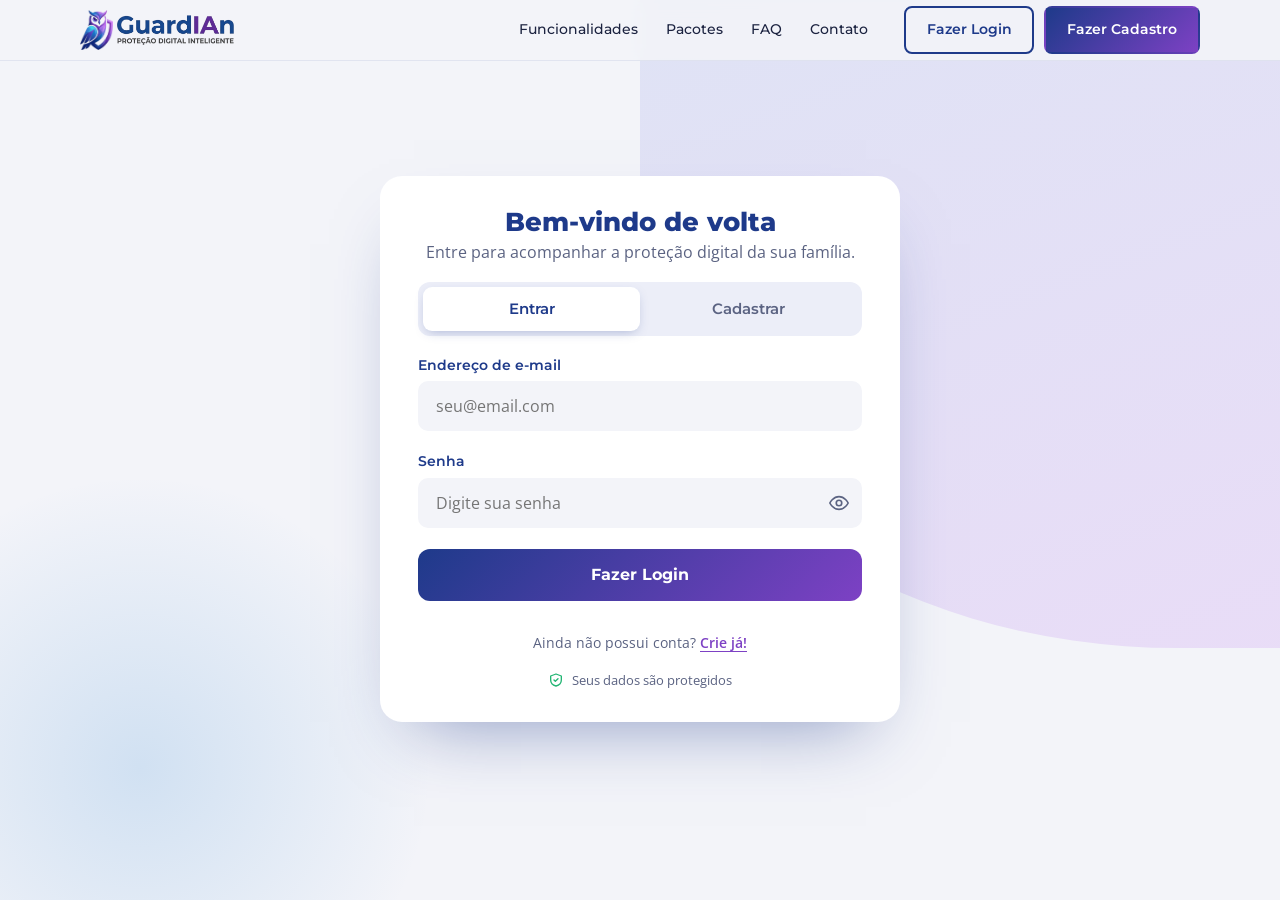
<file: landing/auth.html>
<!DOCTYPE html>
<html lang="pt-BR">
<head>
  <meta charset="UTF-8">
  <meta name="viewport" content="width=device-width, initial-scale=1">
  <title>Entrar ou cadastrar | GuardIAn</title>
  <link rel="icon" type="image/png" href="img/favicon.png">
  <link rel="preconnect" href="https://fonts.googleapis.com">
  <link rel="preconnect" href="https://fonts.gstatic.com" crossorigin>
  <link href="https://fonts.googleapis.com/css2?family=Montserrat:wght@500;600;700;800&family=Open+Sans:wght@400;600&display=swap" rel="stylesheet">
  <link rel="stylesheet" href="style.css">
  <link rel="stylesheet" href="telas.css">
  <link rel="stylesheet" href="responsive.css?v=8">
</head>
<body>
<div class="page">
  <header class="header">
    <a class="brand" href="index.html" aria-label="GuardIAn, ir para a página inicial"><img src="img/logo-icon.png" alt="" class="brand-icon"><img src="img/logo-texto.png" alt="GuardIAn - Proteção digital inteligente" class="brand-text"></a>
    <button class="menu-toggle" aria-label="Abrir menu" aria-expanded="false" aria-controls="menu"><span></span><span></span><span></span></button>
    <nav class="nav" id="menu">
      <a href="index.html#funcionalidades">Funcionalidades</a>
      <a href="index.html#pacotes">Pacotes</a>
      <a href="index.html#faq">FAQ</a>
      <a href="index.html#contato">Contato</a>
      <div class="nav-actions">
        <a href="auth.html" class="btn btn-outline" data-aba-link="entrar">Fazer Login</a>
        <a href="auth.html?aba=cadastro" class="btn btn-solid" data-aba-link="cadastro">Fazer Cadastro</a>
      </div>
    </nav>
  </header>

  <main class="stage">
    <div>
      <section class="card" id="auth" data-aba="entrar">
        <div class="card-head">
          <h1 id="titulo">Bem-vindo de volta</h1>
          <p id="subtitulo">Entre para acompanhar a proteção digital da sua família.</p>
        </div>
        <div class="seg" id="seg" role="tablist" aria-label="Entrar ou cadastrar" data-aba="entrar">
          <span class="seg-ind" aria-hidden="true"></span>
          <button type="button" role="tab" aria-selected="true" data-aba-btn="entrar">Entrar</button>
          <button type="button" role="tab" aria-selected="false" data-aba-btn="cadastro">Cadastrar</button>
        </div>
        <form class="form" id="form" novalidate>
          <div class="field"><label for="email">Endereço de e-mail</label><div class="input"><input id="email" name="email" type="email" autocomplete="email" placeholder="seu@email.com" required></div><span class="error" data-err="email" role="alert"></span></div>
          <div class="field"><label for="senha">Senha</label><div class="input has-btn"><input id="senha" name="senha" type="password" autocomplete="current-password" placeholder="Digite sua senha" required><button type="button" class="eye" data-eye="senha" aria-label="Mostrar senha"><svg class="show" viewBox="0 0 24 24" aria-hidden="true"><path d="M2 12s3.5-7 10-7 10 7 10 7-3.5 7-10 7S2 12 2 12z"/><circle cx="12" cy="12" r="3"/></svg><svg class="off" viewBox="0 0 24 24" aria-hidden="true"><path d="M3 3l18 18M10.6 5.1A10 10 0 0 1 12 5c6.5 0 10 7 10 7a17 17 0 0 1-3.2 4M6.5 6.6A17 17 0 0 0 2 12s3.5 7 10 7a9.7 9.7 0 0 0 4-.9M9.9 9.9a3 3 0 0 0 4.2 4.2"/></svg></button></div><span class="error" data-err="senha" role="alert"></span></div>
          <div class="only-cad" style="flex-direction:column;gap:6px"><div class="meter" id="meter" data-n="0" aria-hidden="true"><span></span><span></span><span></span><span></span></div><span class="hint" id="meterTxt">Use 8 ou mais caracteres, com letras e números.</span></div>
          <div class="only-cad" style="flex-direction:column"><div class="field"><label for="senha2">Confirmar senha</label><div class="input has-btn"><input id="senha2" name="senha2" type="password" autocomplete="new-password" placeholder="Digite sua senha" required><button type="button" class="eye" data-eye="senha2" aria-label="Mostrar senha"><svg class="show" viewBox="0 0 24 24" aria-hidden="true"><path d="M2 12s3.5-7 10-7 10 7 10 7-3.5 7-10 7S2 12 2 12z"/><circle cx="12" cy="12" r="3"/></svg><svg class="off" viewBox="0 0 24 24" aria-hidden="true"><path d="M3 3l18 18M10.6 5.1A10 10 0 0 1 12 5c6.5 0 10 7 10 7a17 17 0 0 1-3.2 4M6.5 6.6A17 17 0 0 0 2 12s3.5 7 10 7a9.7 9.7 0 0 0 4-.9M9.9 9.9a3 3 0 0 0 4.2 4.2"/></svg></button></div><span class="error" data-err="senha2" role="alert"></span></div></div>
          <button type="submit" class="submit" id="submit">Fazer Login</button>
          <p class="error" id="geral" role="alert" style="text-align:center"></p>
          <p class="swap only-ent">Ainda não possui conta? <button type="button" data-aba-btn="cadastro">Crie já!</button></p>
          <p class="swap only-cad">Já possui conta? <button type="button" data-aba-btn="entrar">Entre</button></p>
        </form>
        <p class="secure"><svg viewBox="0 0 24 24" aria-hidden="true"><path d="M12 3 4 6v6c0 5 3.4 8 8 9 4.6-1 8-4 8-9V6z"/><path d="m9 12 2 2 4-4"/></svg>Seus dados são protegidos</p>
      </section>
      <p class="legal">Ao usar o GuardIAn, você concorda com nossos <a href="#">Termos de Uso</a> e <a href="#">Política de Privacidade</a>.</p>
    </div>
  </main>
</div>
<script src="auth.js"></script>
</body>
</html>
</file>
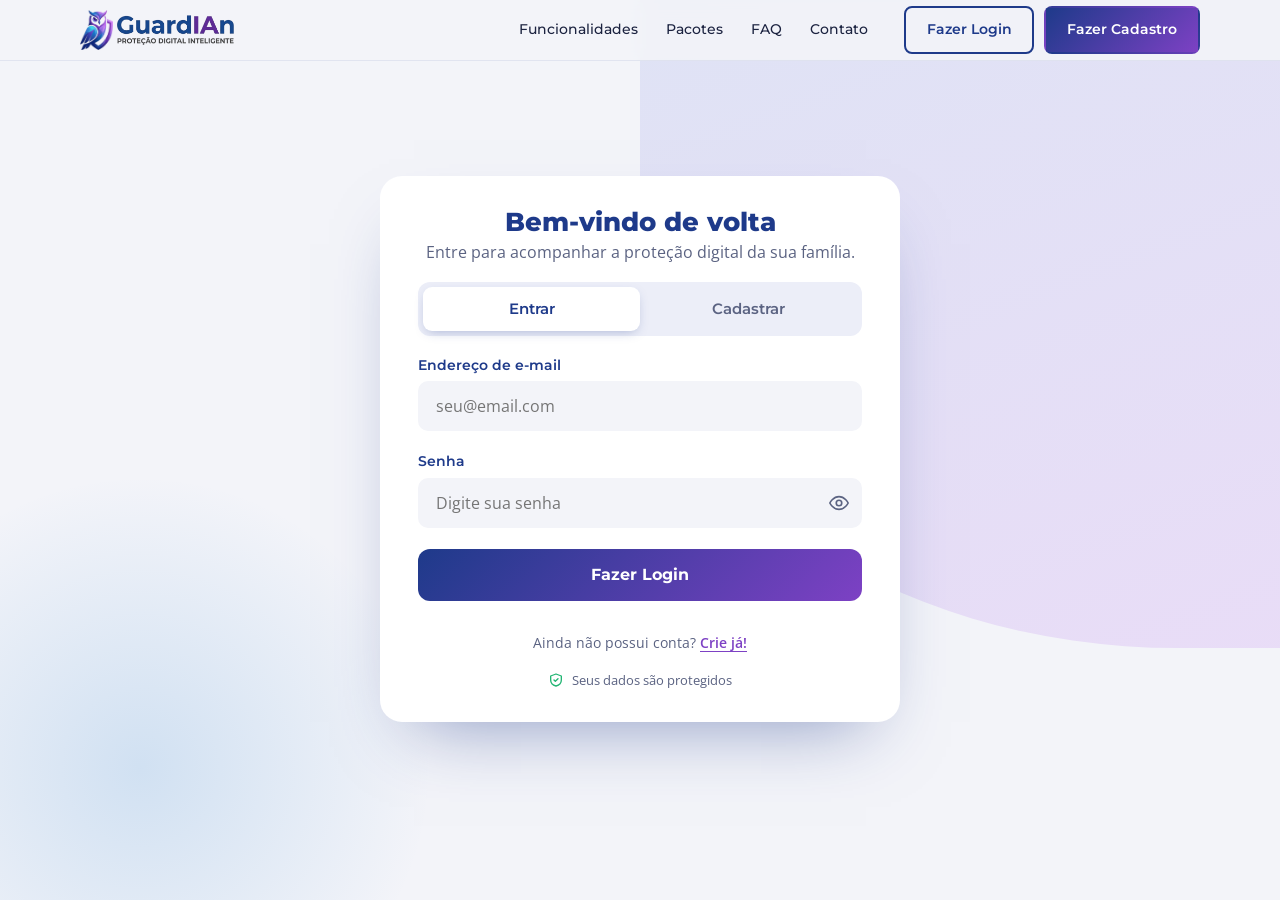
<file: landing/instalar.html>
<!doctype html>
<html lang="pt-br">
<head>
<meta charset="UTF-8">
<meta name="viewport" content="width=device-width, initial-scale=1.0">
<title>GuardIAn - Instalar extensão</title>
<script>
  // A instalação agora é guiada pelo passo a passo da conta (onboarding.html).
  location.replace(localStorage.getItem('guardian_token') ? 'onboarding.html' : 'auth.html');
</script>
</head>
<body><p>Redirecionando… <a href="onboarding.html">Continuar</a></p></body>
</html>
</file>
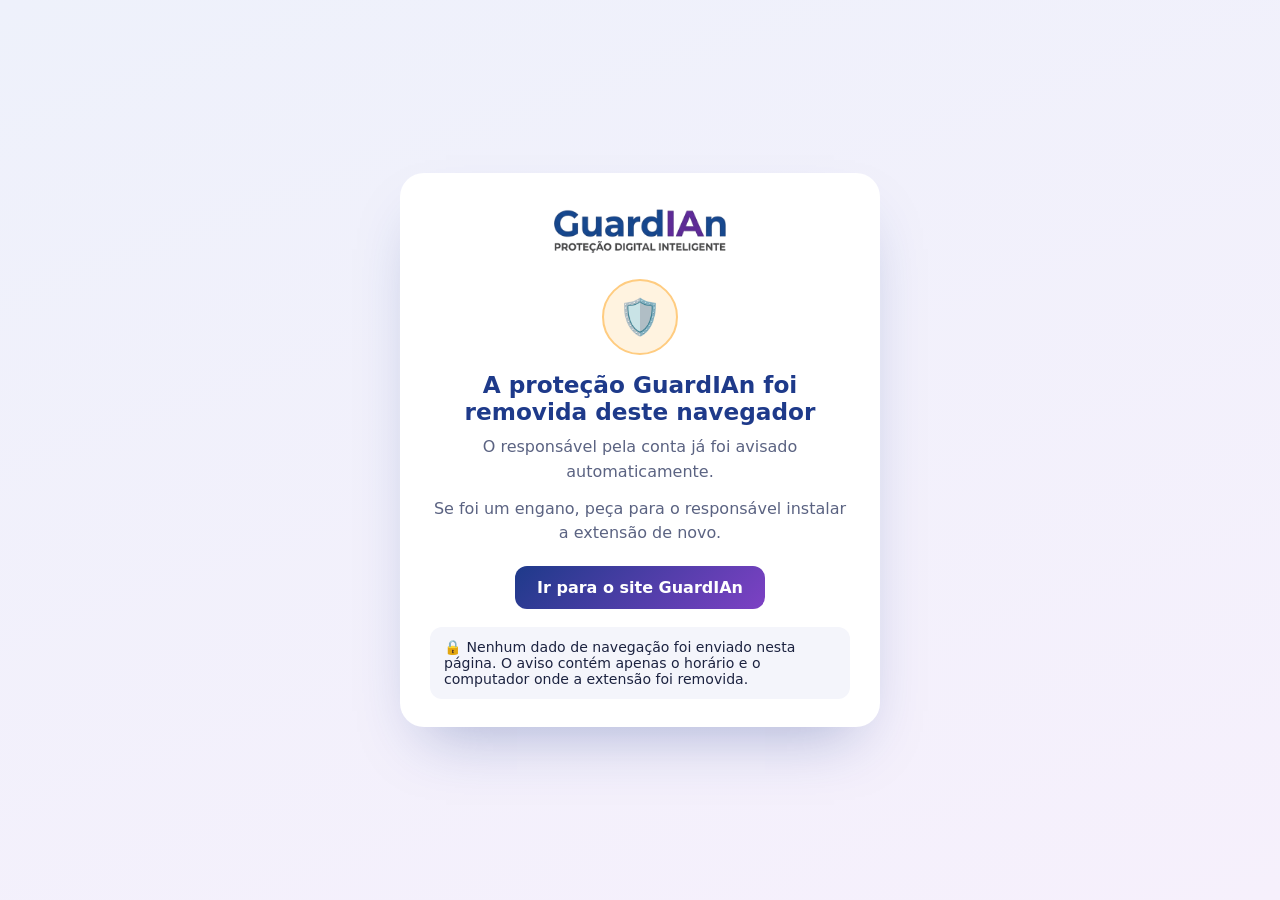
<file: landing/removido.html>
<!doctype html>
<html lang="pt-br">
<head>
<meta charset="UTF-8">
<meta name="viewport" content="width=device-width, initial-scale=1.0">
<title>GuardIAn - Proteção removida</title>
<link rel="icon" href="img/favicon.png">
<style>
  :root { --navy: #1e3a8a; --purple: #7d41c4; --text: #1c2340; --muted: #5b6382; }
  * { box-sizing: border-box; }
  body { margin: 0; min-height: 100vh; display: grid; place-items: center; padding: 24px; font-family: "Segoe UI", system-ui, sans-serif; color: var(--text); background: linear-gradient(160deg, #eef1fb 0%, #f6f0fc 100%); }
  .card { width: min(480px, 100%); background: #fff; border-radius: 24px; padding: 36px 30px 28px; text-align: center; box-shadow: 0 30px 60px -25px rgba(30,58,138,.35); }
  .logo { height: 44px; margin-bottom: 22px; }
  .ico { width: 76px; height: 76px; margin: 0 auto 16px; border-radius: 50%; display: grid; place-items: center; font-size: 2.2rem; background: #fff3e0; border: 2px solid #ffcc80; }
  h1 { margin: 0 0 10px; font-size: 1.45rem; color: var(--navy); }
  p { margin: 0 0 12px; line-height: 1.55; color: var(--muted); }
  .note { margin-top: 18px; padding: 12px 14px; border-radius: 12px; background: #f4f5fb; font-size: .88rem; text-align: left; }
  a.btn { display: inline-block; margin-top: 8px; padding: 12px 22px; border-radius: 12px; background: linear-gradient(135deg, var(--navy), var(--purple)); color: #fff; font-weight: 700; text-decoration: none; }
</style>
</head>
<body>
  <main class="card">
    <img class="logo" src="img/logo-texto.png" alt="GuardIAn">
    <div class="ico" aria-hidden="true">🛡️</div>
    <h1>A proteção GuardIAn foi removida deste navegador</h1>
    <p>O responsável pela conta já foi avisado automaticamente.</p>
    <p>Se foi um engano, peça para o responsável instalar a extensão de novo.</p>
    <a class="btn" href="/">Ir para o site GuardIAn</a>
    <div class="note">🔒 Nenhum dado de navegação foi enviado nesta página. O aviso contém apenas o horário e o computador onde a extensão foi removida.</div>
  </main>
</body>
</html>
</file>
<file: landing/style.css>
:root{
  --roxo:#7D41C4; --azul:#1D7CCE; --marinho:#1E3A8A;
  --bg:#F3F4F9; --surface:#fff; --soft:#E6E8F4;
  --texto:#1c2340; --muted:#5b6382;
  --grad:linear-gradient(135deg,var(--marinho),var(--roxo));
  --titulo:'Montserrat',system-ui,sans-serif;
  --corpo:'Open Sans',system-ui,sans-serif;
  --raio:14px;
}
*{box-sizing:border-box;margin:0;padding:0}
html{scroll-behavior:smooth;scroll-padding-top:84px}
body{font-family:var(--corpo);color:var(--texto);background:var(--bg);line-height:1.65;overflow-x:hidden}
img{max-width:100%;display:block}
a{color:inherit;text-decoration:none}
h1,h2,h3{font-family:var(--titulo);line-height:1.15;color:var(--marinho)}
:focus-visible{outline:3px solid var(--azul);outline-offset:3px;border-radius:6px}
.container{width:min(1120px,100% - 48px);margin-inline:auto}
.sr-only{position:absolute;width:1px;height:1px;overflow:hidden;clip:rect(0 0 0 0)}
.grad{background:linear-gradient(90deg,var(--azul),var(--roxo));-webkit-background-clip:text;background-clip:text;color:transparent}

/* Botões */
.btn{display:inline-block;font-family:var(--titulo);font-weight:600;font-size:.88rem;padding:.65rem 1.3rem;border-radius:8px;border:2px solid var(--marinho);transition:transform .2s,background .2s,color .2s,box-shadow .2s;cursor:pointer}
.btn-solid{background:var(--grad);border-color:transparent;color:#fff}
.btn-solid:hover{transform:translateY(-2px);box-shadow:0 10px 22px -8px rgba(125,65,196,.6)}
.btn-outline{background:transparent;color:var(--marinho)}
.btn-outline:hover{background:var(--marinho);color:#fff}
.btn-lg{padding:.9rem 1.9rem;font-size:1rem}
.btn-block{width:100%;border:0;font-size:1rem}

/* Header */
.header{position:fixed;inset:0 0 auto 0;z-index:50;display:flex;align-items:center;justify-content:space-between;gap:24px;padding:10px max(24px,calc((100% - 1120px)/2));background:rgba(243,244,249,.88);backdrop-filter:blur(10px);border-bottom:1px solid rgba(30,58,138,.08)}
.brand{display:flex;align-items:center;gap:4px}
.brand-icon{height:46px;width:auto}
.brand-text{height:34px;width:auto}
.nav{display:flex;align-items:center;gap:28px;font-family:var(--titulo);font-weight:500;font-size:.88rem}
.nav>a{position:relative;padding:4px 0}
.nav>a::after{content:"";position:absolute;left:0;bottom:-2px;height:2px;width:100%;background:var(--roxo);transform:scaleX(0);transform-origin:left;transition:transform .25s}
.nav>a:hover::after{transform:scaleX(1)}
.nav-actions{display:flex;gap:10px;margin-left:8px}
.menu-toggle{display:none;background:none;border:0;width:44px;height:44px;cursor:pointer;flex-direction:column;justify-content:center;gap:5px;align-items:center}
.menu-toggle span{width:24px;height:2px;background:var(--marinho);transition:transform .25s,opacity .25s}
.menu-toggle[aria-expanded="true"] span:nth-child(1){transform:translateY(7px) rotate(45deg)}
.menu-toggle[aria-expanded="true"] span:nth-child(2){opacity:0}
.menu-toggle[aria-expanded="true"] span:nth-child(3){transform:translateY(-7px) rotate(-45deg)}

/* Blobs */
.blob{position:absolute;background:var(--soft);z-index:0}
.blob-hero{top:0;right:-8%;width:62%;height:100%;border-radius:0 0 0 70% / 0 0 0 60%;background:linear-gradient(160deg,#dfe3f5,#e9dcf7)}
.blob-a{top:-8%;left:-4%;height:116%;width:68%;border-radius:0;background:linear-gradient(160deg,#dbe6f8,#e6dcf6);-webkit-mask:url("data:image/svg+xml,%3Csvg xmlns='http://www.w3.org/2000/svg' viewBox='0 0 300 360'%3E%3Cpath d='M70 40C110-5 160 40 205 30S290 40 295 110 270 250 215 300 80 345 35 290 10 150 40 110C55 90 55 60 70 40Z'/%3E%3C/svg%3E") center/contain no-repeat;mask:url("data:image/svg+xml,%3Csvg xmlns='http://www.w3.org/2000/svg' viewBox='0 0 300 360'%3E%3Cpath d='M70 40C110-5 160 40 205 30S290 40 295 110 270 250 215 300 80 345 35 290 10 150 40 110C55 90 55 60 70 40Z'/%3E%3C/svg%3E") center/contain no-repeat}
.blob-b{top:-8%;right:-4%;left:auto;height:116%;width:68%;border-radius:0;background:linear-gradient(200deg,#dbe6f8,#e6dcf6);transform:scaleX(-1);-webkit-mask:url("data:image/svg+xml,%3Csvg xmlns='http://www.w3.org/2000/svg' viewBox='0 0 300 360'%3E%3Cpath d='M70 40C110-5 160 40 205 30S290 40 295 110 270 250 215 300 80 345 35 290 10 150 40 110C55 90 55 60 70 40Z'/%3E%3C/svg%3E") center/contain no-repeat;mask:url("data:image/svg+xml,%3Csvg xmlns='http://www.w3.org/2000/svg' viewBox='0 0 300 360'%3E%3Cpath d='M70 40C110-5 160 40 205 30S290 40 295 110 270 250 215 300 80 345 35 290 10 150 40 110C55 90 55 60 70 40Z'/%3E%3C/svg%3E") center/contain no-repeat}

/* Hero */
.hero{position:relative;padding:150px 0 110px;overflow:hidden}
.hero-grid{position:relative;z-index:1;display:grid;grid-template-columns:1.1fr .9fr;align-items:center;gap:48px}
.hero h1{font-size:clamp(2rem,4.2vw,3.2rem);font-weight:800;margin-bottom:20px;letter-spacing:-.02em}
.hero p{font-size:1.1rem;color:var(--muted);max-width:46ch;margin-bottom:30px}
.hero-visual{display:flex;justify-content:center}
.shield-card{position:relative;width:min(380px,100%);aspect-ratio:1;background:var(--surface);border-radius:32px;display:grid;place-items:center;box-shadow:0 30px 60px -25px rgba(30,58,138,.45)}
.shield-card>img{width:86%;animation:flutuar 6s ease-in-out infinite}
.chip{position:absolute;display:flex;align-items:center;gap:8px;background:var(--surface);font-family:var(--titulo);font-size:.78rem;font-weight:600;padding:9px 14px;border-radius:999px;box-shadow:0 12px 26px -12px rgba(30,58,138,.5)}
.chip-1{left:-28px;top:14%}.chip-2{right:-22px;bottom:16%}
.dot{width:9px;height:9px;border-radius:50%;display:inline-block}
.dot.ok{background:#22b573}.dot.warn{background:#f0a21a}.dot.not{background:#c10000}
@keyframes flutuar{50%{transform:translateY(-10px)}}

/* Frase com animação de scroll */
.statement{height:160vh;position:relative}
.statement-sticky{position:sticky;top:0;height:100vh;display:flex;flex-direction:column;align-items:center;justify-content:center;gap:40px;padding:0 24px}
.statement-text{max-width:18ch;text-align:center;font-weight:800;font-size:clamp(2.2rem,6.5vw,5rem);letter-spacing:-.03em;line-height:1.1}
.statement-text .w{display:inline-block;margin-right:.26em;color:rgba(30,58,138,.16);transition:color .25s,transform .25s;transform:translateY(8px)}
.statement-text .w.on{color:var(--marinho);transform:none}
.statement-text .w.on.hl{background:linear-gradient(90deg,var(--azul),var(--roxo));-webkit-background-clip:text;background-clip:text;color:transparent}
.statement-bar{width:min(220px,50%);height:4px;background:rgba(30,58,138,.12);border-radius:4px;overflow:hidden}
.statement-bar span{display:block;height:100%;width:0;background:var(--grad)}

/* Funcionalidades */
.feature{padding:90px 0}
.feature-grid{display:grid;grid-template-columns:1fr 1fr;align-items:center;gap:64px}
.feature-reverse .feature-text{text-align:right}
.feature-reverse .feature-text p{margin-left:auto}
.feature-text h2{font-size:clamp(1.5rem,2.6vw,2.1rem);font-weight:700;margin-bottom:16px}
.feature-text p{color:var(--muted);max-width:46ch;font-size:1.05rem}
.feature-visual{position:relative;min-height:400px;display:grid;place-items:center}
.mock{position:relative;z-index:1;background:var(--surface);border-radius:var(--raio);box-shadow:0 26px 50px -24px rgba(30,58,138,.5);padding:22px;width:min(320px,100%)}
.mock-head{display:flex;align-items:center;gap:8px;font-family:var(--titulo);font-weight:700;font-size:.9rem;color:var(--marinho);margin-bottom:16px}
.mock-line{height:10px;border-radius:6px;background:var(--soft);margin-bottom:10px}
.w80{width:80%}.w60{width:60%}
.mock-tag{display:inline-block;margin-top:10px;font-family:var(--titulo);font-weight:600;font-size:.78rem;padding:7px 12px;border-radius:8px;background:rgba(125,65,196,.12);color:var(--roxo)}
.bars{display:flex;align-items:flex-end;gap:8px;height:110px;margin-bottom:16px}
.bars span{flex:1;height:var(--h);border-radius:6px 6px 0 0;background:linear-gradient(180deg,var(--roxo),var(--azul))}
.mock-row{display:flex;justify-content:space-between;font-size:.9rem;padding:8px 0;border-top:1px solid var(--soft);color:var(--muted)}
.mock-row strong{font-family:var(--titulo);color:var(--marinho)}

/* Números */
.stats{position:relative;margin:30px 0;padding:190px 0;background:linear-gradient(135deg,var(--marinho),#4a3ba8 60%,var(--roxo));color:#fff;
  -webkit-mask:url("data:image/svg+xml,%3Csvg xmlns='http://www.w3.org/2000/svg' viewBox='0 0 1440 600' preserveAspectRatio='none'%3E%3Cpath d='M0 40C150 95 330 95 560 70S1000 10 1200 35 1380 80 1440 100V545C1280 480 1100 520 860 540S400 585 220 540 60 500 0 470Z'/%3E%3C/svg%3E") center/100% 100% no-repeat;
  mask:url("data:image/svg+xml,%3Csvg xmlns='http://www.w3.org/2000/svg' viewBox='0 0 1440 600' preserveAspectRatio='none'%3E%3Cpath d='M0 40C150 95 330 95 560 70S1000 10 1200 35 1380 80 1440 100V545C1280 480 1100 520 860 540S400 585 220 540 60 500 0 470Z'/%3E%3C/svg%3E") center/100% 100% no-repeat}
.stats-grid{display:grid;grid-template-columns:repeat(3,1fr);gap:24px;text-align:center}
.stat{display:flex;flex-direction:column;align-items:center;gap:6px}
.stat svg{width:48px;height:48px;fill:none;stroke:#fff;stroke-width:2;stroke-linecap:round;stroke-linejoin:round;opacity:.85;margin-bottom:8px}
.stat strong{font-family:var(--titulo);font-weight:800;font-size:clamp(2rem,4vw,2.8rem)}
.stat span:last-child{opacity:.85}

/* FAQ */
.faq{padding:90px 0}
.section-title{font-size:1.7rem;margin-bottom:36px}
.faq-grid{display:grid;grid-template-columns:.8fr 1.2fr;gap:56px;align-items:stretch}
.faq-visual{display:flex;align-items:stretch;justify-content:flex-end}
.accordion{display:flex;flex-direction:column;gap:12px}
.acc-item{background:var(--surface);border-radius:10px;box-shadow:0 4px 14px -8px rgba(30,58,138,.35);overflow:hidden}
.acc-btn{width:100%;display:flex;justify-content:space-between;align-items:center;gap:16px;padding:18px 22px;background:none;border:0;cursor:pointer;text-align:left;font-family:var(--titulo);font-weight:600;font-size:.98rem;color:var(--texto)}
.acc-btn svg{flex:none;width:22px;height:22px;fill:none;stroke:var(--roxo);stroke-width:2.2;stroke-linecap:round;stroke-linejoin:round;transition:transform .3s}
.acc-btn[aria-expanded="true"] svg{transform:rotate(180deg)}
.acc-panel{display:grid;grid-template-rows:0fr;transition:grid-template-rows .3s ease}
.acc-btn[aria-expanded="true"]+.acc-panel{grid-template-rows:1fr}
.acc-panel p{overflow:hidden;padding:0 22px;color:var(--muted)}
.acc-btn[aria-expanded="true"]+.acc-panel p{padding-bottom:18px}


/* Mockup da tela inicial */
.hero-visual{position:relative;padding:30px 0 10px}
.device{width:100%;background:#fff;border-radius:16px;box-shadow:0 34px 70px -26px rgba(30,58,138,.55);overflow:hidden;font-size:.78rem}
.dev-bar{display:flex;align-items:center;gap:6px;padding:10px 14px;background:#eef0fa}
.dev-bar i{width:9px;height:9px;border-radius:50%;background:#c6cbe3}
.dev-bar span{margin-left:10px;flex:1;background:#fff;border-radius:6px;padding:3px 10px;color:var(--muted);font-size:.7rem}
.dev-body{display:grid;grid-template-columns:54px 1fr}
.dev-side{display:flex;flex-direction:column;align-items:center;gap:12px;padding:14px 0;background:#f6f7fc}
.dev-side img{width:30px;margin-bottom:6px}
.dev-side b{width:22px;height:22px;border-radius:7px;background:#dfe3f3}
.dev-side b.act{background:var(--grad)}
.dev-main{padding:16px}
.dev-top{display:flex;justify-content:space-between;align-items:center;margin-bottom:14px;font-family:var(--titulo);color:var(--marinho)}
.pill{background:rgba(34,181,115,.14);color:#17835a;font-weight:600;padding:3px 10px;border-radius:999px;font-size:.7rem}
.dev-kpis{display:grid;grid-template-columns:repeat(3,1fr);gap:8px;margin-bottom:12px}
.dev-kpis div{background:#f6f7fc;border-radius:10px;padding:10px}
.dev-kpis small{display:block;color:var(--muted);font-size:.66rem}
.dev-kpis strong{font-family:var(--titulo);font-size:1.15rem;color:var(--marinho)}
.dev-chart{width:100%;height:80px;display:block;margin-bottom:10px}
.dev-alerts{list-style:none;display:flex;flex-direction:column;gap:6px}
.dev-alerts li{display:flex;align-items:center;gap:8px;padding:8px 10px;border-radius:8px;background:#f6f7fc}
.dev-alerts em{margin-left:auto;font-style:normal;color:var(--muted);font-size:.68rem}
.notif{position:absolute;right:-18px;top:-26px;z-index:2;display:flex;gap:10px;align-items:center;max-width:250px;padding:10px 14px;background:#fff;border-radius:14px;box-shadow:0 16px 34px -14px rgba(30,58,138,.55);font-size:.74rem;line-height:1.35}
.notif img{width:32px;height:32px;object-fit:contain}
.notif strong{display:block;font-family:var(--titulo);color:var(--marinho)}
.notif span{color:var(--muted)}

/* FAQ - destaque */
.bento{display:flex;width:100%}
.bt-main{position:relative;overflow:hidden;display:flex;flex:1;flex-direction:column;gap:12px;justify-content:flex-end;align-items:flex-start;padding:20px;border-radius:22px;background:linear-gradient(135deg,var(--marinho),var(--roxo));box-shadow:0 18px 36px -24px rgba(30,58,138,.55)}
.bt-main b{display:block;font-family:var(--titulo);font-size:1rem}
.bt-main small{font-size:.85rem}
.bt-main b,.bt-main small{color:#fff}.bt-main small{opacity:.85}
.bt-main .q{position:absolute;right:20px;top:-10px;font-family:var(--titulo);font-weight:800;font-size:13rem;line-height:1;color:rgba(255,255,255,.16)}

/* Contato */
.contact{padding:50px 0 100px}
.contact-wrap{display:grid;grid-template-columns:5fr 7fr;border-radius:28px;overflow:hidden;background:#fff;box-shadow:0 40px 80px -40px rgba(30,58,138,.55)}
.c-info{position:relative;display:flex;flex-direction:column;gap:18px;padding:48px 44px;color:#fff;background:linear-gradient(160deg,var(--marinho),#3b3a9e 60%,var(--roxo));overflow:hidden}
.c-info::before{content:"";position:absolute;width:320px;height:320px;border-radius:50%;background:rgba(255,255,255,.07);right:-120px;top:-120px}
.c-info>*{position:relative}
.eyebrow{font-family:var(--titulo);font-weight:700;font-size:.78rem;letter-spacing:.14em;text-transform:uppercase;opacity:.8}
.c-info h2{color:#fff;font-size:clamp(1.4rem,2.2vw,1.85rem)}
.c-info .sub{opacity:.88}
.chans{list-style:none;display:flex;flex-direction:column;gap:10px}
.chan{display:flex;align-items:center;gap:14px;padding:12px 14px;border-radius:14px;background:rgba(255,255,255,.1);border:1px solid rgba(255,255,255,.16);transition:background .2s,transform .2s}
a.chan:hover{background:rgba(255,255,255,.2);transform:translateX(4px)}
.chan svg{flex:none;width:40px;height:40px;padding:10px;border-radius:12px;background:rgba(255,255,255,.16);fill:none;stroke:#fff;stroke-width:1.8;stroke-linecap:round;stroke-linejoin:round}
.chan small{display:block;font-size:.75rem;opacity:.75}
.chan b{font-weight:600;font-size:.95rem}
.map-frame{flex:1;min-height:200px;border-radius:16px;overflow:hidden;border:3px solid rgba(255,255,255,.28);background:#fff}
.map-frame iframe{width:100%;height:100%;min-height:200px;border:0;display:block}
.c-form{display:flex;flex-direction:column;justify-content:center;gap:18px;padding:48px 44px}
.c-form h3{font-size:1.5rem;margin-bottom:2px}
.fl{position:relative}
.fl input,.fl textarea{width:100%;height:60px;padding:24px 16px 8px;font:inherit;font-size:1rem;color:var(--texto);background:#f3f4f9;border:2px solid transparent;border-radius:14px;transition:border-color .2s,background .2s,box-shadow .2s}
.fl textarea{height:auto;min-height:140px;padding-top:28px;resize:vertical}
.fl label{position:absolute;left:18px;top:18px;font-size:1rem;color:var(--muted);pointer-events:none;transform-origin:left top;transition:transform .2s,color .2s}
.fl input:focus,.fl textarea:focus{outline:0;background:#fff;border-color:var(--azul);box-shadow:0 0 0 4px rgba(29,124,206,.14)}
.fl input:focus+label,.fl textarea:focus+label,.fl input:not(:placeholder-shown)+label,.fl textarea:not(:placeholder-shown)+label{transform:translateY(-11px) scale(.76);color:var(--roxo)}
.fl .invalid{border-color:#d93c5a;background:#fff}
.btn-send{display:flex;align-items:center;justify-content:center;gap:10px;height:56px;font-size:1rem;border-radius:14px}
.btn-send svg{width:20px;height:20px;fill:none;stroke:#fff;stroke-width:2;stroke-linecap:round;stroke-linejoin:round;transition:transform .2s}
.btn-send:hover svg{transform:translate(3px,-3px)}
.form-msg{min-height:1.3em;font-size:.9rem;font-weight:600}
.form-msg.ok{color:#17835a}.form-msg.err{color:#c4304c}

/* Rodapé */
.footer{position:relative;margin-top:30px;padding:130px 0 26px;background:linear-gradient(160deg,var(--marinho),#3b3a9e 70%,var(--roxo));color:#e6eaff;
  -webkit-mask:url("data:image/svg+xml,%3Csvg xmlns='http://www.w3.org/2000/svg' viewBox='0 0 1440 600' preserveAspectRatio='none'%3E%3Cpath d='M0 60C240 0 420 90 720 50S1200 0 1440 60V600H0Z'/%3E%3C/svg%3E") center/100% 100% no-repeat;
  mask:url("data:image/svg+xml,%3Csvg xmlns='http://www.w3.org/2000/svg' viewBox='0 0 1440 600' preserveAspectRatio='none'%3E%3Cpath d='M0 60C240 0 420 90 720 50S1200 0 1440 60V600H0Z'/%3E%3C/svg%3E") center/100% 100% no-repeat}
.btn-light{background:#fff;border-color:#fff;color:var(--marinho)}
.btn-light:hover{transform:translateY(-2px);box-shadow:0 10px 22px -8px rgba(0,0,0,.4)}
.footer-grid{display:grid;grid-template-columns:1.5fr 1fr 1fr 1.2fr;gap:40px;padding-bottom:40px}
.footer-brand{display:flex;flex-direction:column;align-items:flex-start;gap:14px}
.f-logo{display:flex;align-items:center;gap:6px}
.f-icon{height:56px;width:auto}.f-text{height:34px;width:auto}
.footer-brand p{max-width:32ch;font-size:.93rem;opacity:.85}
.social{display:flex;gap:10px}
.social a{width:44px;height:44px;display:grid;place-items:center;border-radius:50%;background:rgba(255,255,255,.12);transition:background .2s,transform .2s}
.social a:hover{background:rgba(255,255,255,.26);transform:translateY(-2px)}
.social svg{width:20px;height:20px;fill:none;stroke:#fff;stroke-width:1.8;stroke-linecap:round;stroke-linejoin:round}
.footer h3{color:#fff;font-size:1rem;margin-bottom:12px}
.footer nav a,.footer-contact a,.footer address{display:block;padding:7px 0;font-size:.94rem;font-style:normal;opacity:.88}
.footer nav a:hover,.footer-contact a:hover{opacity:1;text-decoration:underline}
.footer :focus-visible{outline-color:#fff}
.footer-bottom{display:flex;align-items:center;justify-content:space-between;flex-wrap:wrap;gap:12px 24px;padding-top:22px;border-top:1px solid rgba(255,255,255,.2);font-size:.85rem}
.footer-bottom ul{list-style:none;display:flex;gap:20px;flex-wrap:wrap}
.footer-bottom a{opacity:.88}.footer-bottom a:hover{opacity:1;text-decoration:underline}
.to-top{padding:10px 0}
</file>
<file: landing/telas.css>
/* Telas: login/cadastro (auth.html) e passo a passo (onboarding.html) */
.page{position:relative;min-height:100vh;display:flex;flex-direction:column;overflow:hidden}
.page::before{content:"";position:absolute;top:0;right:-10%;width:60%;height:72%;border-radius:0 0 0 70% / 0 0 0 60%;background:linear-gradient(160deg,#dfe3f5,#e9dcf7);z-index:0}
.page::after{content:"";position:absolute;left:-12%;bottom:-18%;width:46%;aspect-ratio:1;border-radius:50%;background:radial-gradient(circle,rgba(29,124,206,.16),transparent 70%);z-index:0}
.stage{position:relative;z-index:1;flex:1;display:grid;place-items:center;padding:120px 20px 56px}
.card{width:min(520px,100%);background:#fff;border-radius:22px;padding:40px;box-shadow:0 34px 70px -34px rgba(30,58,138,.5)}
.card-wide{width:min(760px,100%);position:relative}

.status{display:inline-flex;align-items:center;gap:8px;padding:8px 16px;border-radius:999px;font-family:var(--titulo);font-weight:600;font-size:.85rem;background:#fde8ea;color:#b42338;border:1px solid #f3bcc4}
.status i{width:9px;height:9px;border-radius:50%;background:#d93c5a}

/* Cabeçalho do card */
.card-head{text-align:center;margin-bottom:24px}
.card-head h1{font-size:1.6rem;font-weight:800;margin-bottom:6px}
.card-head p{color:var(--muted);font-size:.97rem}

/* Abas */
.seg{position:relative;display:grid;grid-template-columns:1fr 1fr;padding:5px;margin-bottom:24px;border-radius:12px;background:#eceef8}
.seg-ind{position:absolute;top:5px;bottom:5px;left:5px;width:calc(50% - 5px);border-radius:9px;background:#fff;box-shadow:0 4px 12px -4px rgba(30,58,138,.35);transition:transform .3s cubic-bezier(.3,.8,.3,1)}
.seg[data-aba="cadastro"] .seg-ind{transform:translateX(100%)}
.seg button{position:relative;z-index:1;height:44px;border:0;background:none;cursor:pointer;font-family:var(--titulo);font-weight:600;font-size:.95rem;color:var(--muted);transition:color .2s}
.seg button[aria-selected="true"]{color:var(--marinho)}

/* Campos */
.form{display:flex;flex-direction:column;gap:18px}
.field{display:flex;flex-direction:column;gap:6px}
.field label{font-family:var(--titulo);font-weight:600;font-size:.88rem;color:var(--marinho)}
.input{position:relative}
.input input{width:100%;height:50px;padding:0 16px;font:inherit;font-size:1rem;color:var(--texto);background:#f3f4f9;border:2px solid transparent;border-radius:10px;transition:border-color .2s,background .2s}
.input input:focus{outline:0;background:#fff;border-color:var(--azul);box-shadow:0 0 0 4px rgba(29,124,206,.14)}
.input input.invalid{border-color:#d93c5a;background:#fff}
.input.has-btn input{padding-right:52px}
.eye{position:absolute;right:4px;top:4px;width:42px;height:42px;display:grid;place-items:center;border:0;background:none;border-radius:8px;cursor:pointer;color:var(--muted)}
.eye:hover{color:var(--roxo)}
.eye svg{width:22px;height:22px;fill:none;stroke:currentColor;stroke-width:1.8;stroke-linecap:round;stroke-linejoin:round}
.eye .off{display:none}.eye.on .off{display:block}.eye.on .show{display:none}
.hint{font-size:.82rem;color:var(--muted)}
.error{min-height:0;font-size:.82rem;font-weight:600;color:#c4304c}
.meter{display:flex;gap:6px;margin-top:2px}
.meter span{flex:1;height:5px;border-radius:4px;background:#e1e4f2;transition:background .25s}
.meter[data-n="1"] span:nth-child(-n+1){background:#d93c5a}
.meter[data-n="2"] span:nth-child(-n+2){background:#f0a21a}
.meter[data-n="3"] span:nth-child(-n+3){background:#1D7CCE}
.meter[data-n="4"] span{background:#22b573}
.submit{position:relative;height:52px;margin-top:6px;border:0;border-radius:12px;background:var(--grad);color:#fff;font-family:var(--titulo);font-weight:700;font-size:1rem;cursor:pointer;transition:transform .2s,box-shadow .2s,opacity .2s}
.submit:hover{transform:translateY(-2px);box-shadow:0 12px 24px -10px rgba(125,65,196,.7)}
.submit[disabled]{opacity:.75;cursor:progress;transform:none}
.submit.loading::after{content:"";position:absolute;right:18px;top:50%;width:18px;height:18px;margin-top:-9px;border:2.5px solid rgba(255,255,255,.4);border-top-color:#fff;border-radius:50%;animation:giro .7s linear infinite}
@keyframes giro{to{transform:rotate(360deg)}}
.swap{text-align:center;font-size:.92rem;color:var(--muted)}
.swap button,.link{background:none;border:0;font:inherit;font-weight:600;color:var(--roxo);cursor:pointer;text-decoration:underline;text-underline-offset:3px}
.legal{visibility:hidden;max-width:520px;margin:20px auto 0;text-align:center;font-size:.82rem;color:var(--muted)}
.legal a{color:var(--marinho);text-decoration:underline}
.secure{display:flex;justify-content:center;align-items:center;gap:8px;margin-top:18px;font-size:.82rem;color:var(--muted)}
.secure svg{width:16px;height:16px;fill:none;stroke:#22b573;stroke-width:2;stroke-linecap:round;stroke-linejoin:round}
.only-cad{display:none}
[data-aba="cadastro"] .only-cad{display:flex}
[data-aba="cadastro"] .only-ent{display:none}

/* Passo a passo */
.screen{display:none;text-align:center;animation:entra .35s ease}
.screen.active{display:block}
@keyframes entra{from{opacity:0;transform:translateX(18px)}}
.onb-top{display:flex;align-items:center;justify-content:center;min-height:44px;margin-bottom:6px;position:relative}
.back{position:absolute;left:-10px;top:0;width:44px;height:44px;display:grid;place-items:center;border:0;border-radius:50%;background:none;cursor:pointer;color:var(--muted)}
.back:hover{background:#eceef8;color:var(--marinho)}
.back svg{width:24px;height:24px;fill:none;stroke:currentColor;stroke-width:2;stroke-linecap:round;stroke-linejoin:round}
.back[hidden]{display:none}
.step-label{font-family:var(--titulo);font-weight:600;font-size:.85rem;color:var(--muted)}
.screen h1{font-size:clamp(1.5rem,3.2vw,2rem);font-weight:800;margin-bottom:10px;outline:0}
.lead{color:var(--muted);max-width:50ch;margin:0 auto 26px;font-size:1.02rem}
.intro-art{position:relative;width:min(420px,100%);aspect-ratio:16/9;margin:0 auto 28px;border-radius:20px;display:grid;place-items:center;background:linear-gradient(160deg,#dbe6f8,#e6dcf6)}
.intro-art>img{height:78%;width:auto;animation:flutuar 6s ease-in-out infinite}
.intro-art .chip{font-size:.75rem}
.intro-art .c1{left:5%;top:14%}.intro-art .c2{right:5%;top:40%}.intro-art .c3{left:10%;bottom:12%}
.btn-primary{display:inline-flex;align-items:center;justify-content:center;min-width:220px;height:52px;padding:0 28px;border:0;border-radius:12px;background:var(--grad);color:#fff;font-family:var(--titulo);font-weight:700;font-size:1rem;cursor:pointer;transition:transform .2s,box-shadow .2s}
.btn-primary:hover{transform:translateY(-2px);box-shadow:0 12px 24px -10px rgba(125,65,196,.7)}

.choices{display:grid;grid-template-columns:1fr 1fr;gap:20px;margin-top:8px}
.choice{display:flex;flex-direction:column;align-items:center;gap:8px;padding:26px 20px 22px;border:2px solid #e3e6f4;border-radius:18px;background:#fff;font:inherit;text-align:center;cursor:pointer;transition:border-color .2s,transform .2s,box-shadow .2s}
.choice:hover{border-color:var(--roxo);transform:translateY(-3px);box-shadow:0 18px 30px -18px rgba(125,65,196,.55)}
.choice .ico{width:84px;height:84px;border-radius:50%;display:grid;place-items:center;background:linear-gradient(160deg,#dbe6f8,#e6dcf6);margin-bottom:6px}
.choice .ico svg{width:42px;height:42px;fill:none;stroke:var(--marinho);stroke-width:1.6;stroke-linecap:round;stroke-linejoin:round}
.choice strong{font-family:var(--titulo);font-size:1.05rem;color:var(--marinho);line-height:1.3}
.choice span.d{color:var(--muted);font-size:.92rem}
.choice .go{margin-top:10px;padding:10px 22px;border-radius:10px;background:var(--grad);color:#fff;font-family:var(--titulo);font-weight:600;font-size:.9rem}

.steps{list-style:none;text-align:left;display:flex;flex-direction:column;gap:22px;margin:24px 0 26px}
.steps li{display:grid;grid-template-columns:64px 1fr;gap:12px;align-items:start}
.steps .n{font-family:var(--titulo);font-weight:800;font-size:2rem;line-height:1;background:linear-gradient(135deg,var(--azul),var(--roxo));-webkit-background-clip:text;background-clip:text;color:transparent}
.steps p{margin-bottom:10px}
.alert{display:flex;gap:10px;padding:12px 14px;border-radius:10px;background:#fff6e5;border:1px solid #f4d9a0;color:#7a5300;font-size:.92rem}
.alert svg{flex:none;width:20px;height:20px;fill:none;stroke:#c98500;stroke-width:2;stroke-linecap:round;stroke-linejoin:round;margin-top:1px}
.done-ico{width:88px;height:88px;margin:8px auto 18px;border-radius:50%;display:grid;place-items:center;background:rgba(34,181,115,.14)}
.done-ico svg{width:44px;height:44px;fill:none;stroke:#17835a;stroke-width:2.2;stroke-linecap:round;stroke-linejoin:round}
.dots{display:flex;justify-content:center;gap:10px;margin-top:28px}
.dots span{width:10px;height:10px;border-radius:50%;background:#d9dcee;transition:width .3s,background .3s}
.dots span.on{width:28px;border-radius:6px;background:var(--roxo)}
[data-role="minor"] .r-resp,[data-role="minor"] .r-same,[data-role="resp"] .r-minor,[data-role="resp"] .r-same,[data-role="same"] .r-minor,[data-role="same"] .r-resp,[data-role="minor"] .r-not-minor{display:none}

.choice .t{display:block}

/* ===== Passo a passo em tela cheia (100vw) ===== */
.onb-page::before,.onb-page::after{display:none}
.stage.full{display:block;padding:76px 0 0;place-items:unset}
.onb{width:100vw;max-width:100%;min-height:calc(100vh - 76px);display:grid;grid-template-columns:minmax(0,1fr) minmax(0,1fr);background:var(--bg)}
.onb-main{display:flex;flex-direction:column;justify-content:center;width:100%;max-width:660px;margin-inline:auto;padding:40px clamp(24px,5vw,72px)}
.onb .screen{text-align:left}
.onb .lead{margin:0 0 24px;max-width:52ch}
.onb-top{justify-content:flex-start;gap:6px;margin:0 0 8px -12px}
.back{position:static}
.onb .dots{justify-content:flex-start;margin-top:32px}
.perks{list-style:none;display:flex;flex-direction:column;gap:12px;margin-bottom:30px}
.perks li{display:flex;align-items:center;gap:12px;font-weight:600;color:var(--texto)}
.perks svg{flex:none;width:26px;height:26px;padding:4px;border-radius:50%;background:rgba(34,181,115,.15);fill:none;stroke:#17835a;stroke-width:2.6;stroke-linecap:round;stroke-linejoin:round}
.onb .choices{grid-template-columns:1fr;gap:14px;margin-top:4px}
.onb .choice{flex-direction:row;text-align:left;align-items:center;gap:16px;padding:18px 20px}
.onb .choice .ico{width:64px;height:64px;margin:0;flex:none}
.onb .choice .ico svg{width:32px;height:32px}
.onb .choice .t{flex:1;min-width:0}
.onb .choice .d{display:block;margin-top:4px}
.onb .choice .go{margin:0;white-space:nowrap}

/* linha do tempo do passo 2 */
.tl{list-style:none;position:relative;display:flex;flex-direction:column;gap:18px;margin:0 0 28px}
.tl::before{content:"";position:absolute;left:21px;top:30px;bottom:30px;width:2px;background:linear-gradient(var(--azul),var(--roxo));opacity:.35}
.tl li{position:relative;display:grid;grid-template-columns:44px 1fr;gap:16px;align-items:start}
.tn{position:relative;z-index:1;width:44px;height:44px;border-radius:50%;display:grid;place-items:center;background:var(--grad);color:#fff;font-family:var(--titulo);font-weight:800;font-size:1.15rem;box-shadow:0 8px 18px -8px rgba(125,65,196,.8)}
.tc{background:#fff;border-radius:16px;padding:18px 20px;box-shadow:0 14px 30px -22px rgba(30,58,138,.6);border:1px solid #e8ebf7}
.tc h2{font-size:1.08rem;margin-bottom:6px;color:var(--marinho)}
.tc p{color:var(--texto);font-size:.97rem}
.tc .alert{margin-top:12px}
.onb .done-ico{margin:0 0 18px}

/* painel lateral */
.onb-side{position:relative;display:flex;align-items:center;justify-content:center;padding:40px;overflow:hidden;background:linear-gradient(155deg,#1E3A8A,#4a3ba8 55%,#7D41C4)}
.onb-side::before,.onb-side::after{content:"";position:absolute;border-radius:50%;background:rgba(255,255,255,.07)}
.onb-side::before{width:520px;height:520px;right:-180px;top:-160px}
.onb-side::after{width:340px;height:340px;left:-120px;bottom:-120px}
.vis{position:relative;z-index:1;display:none;width:min(480px,100%);flex-direction:column;align-items:center;gap:22px}
#onb[data-cur="intro"] .vis-intro,#onb[data-cur="choose"] .vis-choose,#onb[data-cur="steps"] .vis-steps,#onb[data-cur="done"] .vis-done{display:flex;animation:entra .4s ease}
.vcap{color:#fff;font-family:var(--titulo);font-weight:600;text-align:center;opacity:.92}
.lap{width:100%}
.lap-screen{background:#fff;border-radius:14px 14px 0 0;overflow:hidden;border:6px solid #0f1b45;border-bottom-width:4px;box-shadow:0 30px 60px -20px rgba(0,0,0,.5)}
.lap-bar{display:flex;align-items:center;gap:6px;padding:8px 12px;background:#eef0fa}
.lap-bar i{width:8px;height:8px;border-radius:50%;background:#c6cbe3}
.lap-bar span{margin-left:8px;flex:1;background:#fff;border-radius:6px;padding:2px 10px;font-size:.66rem;color:var(--muted)}
.lap-body{display:grid;grid-template-columns:128px 1fr;gap:14px;padding:16px}
.ring-card{display:flex;flex-direction:column;align-items:center;gap:2px;padding:14px 8px;border-radius:12px;background:#f3f4f9;text-align:center;font-size:.7rem;color:var(--muted)}
.ring-card b{font-family:var(--titulo);color:var(--marinho);font-size:.85rem;margin-top:6px}
.ring{position:relative;width:84px;height:84px}
.ring svg{width:84px;height:84px}
.ring img{position:absolute;inset:0;margin:auto;width:40px;height:40px;object-fit:contain}
.lap-cards{display:flex;flex-direction:column;gap:8px}
.mini{display:flex;align-items:center;gap:10px;padding:9px 10px;border-radius:10px;background:#f3f4f9}
.mini svg{flex:none;width:30px;height:30px;padding:6px;border-radius:8px;background:#fff;fill:none;stroke:var(--roxo);stroke-width:2;stroke-linecap:round;stroke-linejoin:round}
.mini>div{flex:1;min-width:0}
.mini b{display:block;font-family:var(--titulo);font-size:.74rem;color:var(--marinho);margin-bottom:5px}
.bar{display:block;height:5px;border-radius:4px;background:#e1e4f2}
.bar i{display:block;height:100%;border-radius:4px;background:linear-gradient(90deg,var(--azul),var(--roxo))}
.lap-base{height:12px;width:108%;margin-left:-4%;border-radius:0 0 14px 14px;background:linear-gradient(#d8dcef,#a9b0d2)}
.fl1{left:-6px;top:8%;animation:flutuar 5s ease-in-out infinite}
.fl2{right:-6px;bottom:14%;animation:flutuar 6s ease-in-out infinite reverse}
.pair{display:flex;align-items:center;width:100%;justify-content:center}
.dev{width:150px;display:flex;flex-direction:column;align-items:center;gap:4px;padding:22px 12px;border-radius:18px;background:#fff;text-align:center;box-shadow:0 24px 40px -18px rgba(0,0,0,.45)}
.dev b{font-family:var(--titulo);color:var(--marinho);font-size:.95rem}
.dev small{color:var(--muted)}
.ni{flex:none;display:grid;place-items:center;width:42px;height:42px;border-radius:12px;background:linear-gradient(160deg,#dbe6f8,#e6dcf6)}
.ni.big{width:64px;height:64px;border-radius:50%;margin-bottom:8px}
.ni svg{width:22px;height:22px;fill:none;stroke:var(--marinho);stroke-width:1.8;stroke-linecap:round;stroke-linejoin:round}
.ni.big svg{width:32px;height:32px}
.bridge{position:relative;flex:1;max-width:80px;height:2px;background:repeating-linear-gradient(90deg,#fff 0 6px,transparent 6px 12px)}
.bridge span{position:absolute;left:50%;top:50%;transform:translate(-50%,-50%);width:40px;height:40px;border-radius:50%;display:grid;place-items:center;background:#22b573}
.bridge svg{width:22px;height:22px;fill:none;stroke:#fff;stroke-width:2;stroke-linejoin:round}
.flow{width:min(340px,100%)}
.node{display:flex;align-items:center;gap:14px;padding:14px 16px;border-radius:16px;background:#fff;box-shadow:0 20px 34px -18px rgba(0,0,0,.45)}
.node b{display:block;font-family:var(--titulo);color:var(--marinho);font-size:.95rem}
.node small{color:var(--muted)}
.arrow{display:block;width:2px;height:30px;margin:0 0 0 37px;background:repeating-linear-gradient(#fff 0 5px,transparent 5px 10px)}
.big-shield{position:relative;width:200px;height:200px;display:grid;place-items:center}
.big-shield svg{position:absolute;inset:0;width:100%;height:100%;fill:rgba(255,255,255,.14);stroke:#fff;stroke-width:.7;stroke-linejoin:round}
.big-shield img{position:relative;width:96px;height:auto}

/* Hub conectado (onboarding.js + /dashboard/js/guardian-flow.js) */
#onb[data-cur="loading"] .vis-intro,#onb[data-cur="guide"] .vis-steps,#onb[data-cur="handoff"] .vis-steps,#onb[data-cur="restricted"] .vis-done,#onb[data-cur="reinstall"] .vis-steps,#onb[data-cur="home"] .vis-done,#onb[data-cur="complete"] .vis-done{display:flex;animation:entra .4s ease}
.status.on{background:rgba(34,181,115,.12);color:#17835a;border-color:rgba(34,181,115,.4)}
.status.on i{background:#22b573}
.onb .screen{text-align:left}
.onb-cta{display:flex;flex-wrap:wrap;align-items:center;gap:18px 22px;margin-top:6px}
.onb-note{margin-top:20px;font-size:.92rem;color:var(--muted)}
.btn-secondary{display:inline-flex;align-items:center;justify-content:center;min-width:220px;height:52px;padding:0 26px;border:2px solid #c9cde3;border-radius:12px;background:#fff;color:var(--marinho);font-family:var(--titulo);font-weight:700;font-size:1rem;cursor:pointer;transition:border-color .2s,transform .2s}
.btn-secondary:hover{border-color:var(--roxo);transform:translateY(-2px)}
.btn-primary[disabled]{opacity:.65;cursor:progress;transform:none}
.field-row{display:flex;flex-direction:column;gap:8px;margin:18px 0 6px}
.field-row select{height:48px;padding:0 14px;font:inherit;border:2px solid #e3e6f4;border-radius:10px;background:#fff}
#guideExtra,#reinstallGuide{margin-top:22px}
.next-pc{background:#fff;border:1px solid #e8ebf7;border-radius:16px;padding:18px 20px;margin:0 0 22px;box-shadow:0 14px 30px -22px rgba(30,58,138,.6)}
.next-pc h2{font-size:1.05rem;color:var(--marinho);margin-bottom:8px}
.next-pc ol{padding-left:20px;display:grid;gap:6px;color:var(--texto)}
.next-pc code{background:#f3f4f9;padding:2px 8px;border-radius:6px;font-weight:700}
details.next-pc{margin-top:18px}
details.next-pc summary{cursor:pointer;color:var(--marinho)}
details.next-pc[open] summary{margin-bottom:10px}
.dep-form input[type=text],.dep-form input:not([type]),.dep-form input[type=date]{height:48px;padding:0 14px;font:inherit;border:2px solid #e3e6f4;border-radius:10px;background:#fff}
.dep-form .field-row{margin:12px 0 4px}
.dep-sex{display:flex;gap:18px}
.dep-sex label{display:flex;align-items:center;gap:8px;cursor:pointer}

/* ===== Desktop: login e passo a passo cabem na tela, sem barra de rolagem ===== */
@media (min-width:901px){
  html:has(.page){overflow:hidden}
  .page{height:100vh;height:100dvh;min-height:0}
  .page .header{padding-block:6px}
  .page .brand-icon{height:40px}.page .brand-text{height:30px}
  .stage,.onb-main{scrollbar-width:none;-ms-overflow-style:none}
  .stage::-webkit-scrollbar,.onb-main::-webkit-scrollbar{display:none}

  .stage{min-height:0;overflow-y:auto;place-items:safe center;padding:66px 20px 10px}
  .card{padding:clamp(18px,3.4vh,40px) clamp(24px,3vw,40px)}
  .card-head{margin-bottom:clamp(10px,2vh,24px)}
  .card-head h1{font-size:clamp(1.3rem,3.4vh,1.6rem);margin-bottom:4px}
  .card-head p{font-size:clamp(.88rem,1.9vh,.97rem);line-height:1.5}
  .seg{margin-bottom:clamp(10px,2vh,24px)}
  .seg button{height:clamp(36px,5.4vh,44px)}
  .form{gap:clamp(8px,1.7vh,18px)}
  .field{gap:4px}
  .input input{height:clamp(40px,6vh,50px)}
  .eye{top:50%;transform:translateY(-50%);width:38px;height:38px}
  .submit{height:clamp(42px,6.2vh,52px);margin-top:2px}
  .swap{font-size:.9rem}
  .secure{margin-top:clamp(8px,1.6vh,18px)}
  .legal{margin-top:clamp(6px,1.6vh,20px)}

  .stage.full{height:100%;overflow:hidden;padding:58px 0 0}
  .onb{height:100%;min-height:0}
  .onb-main{min-height:0;overflow-y:auto;justify-content:safe center;padding:clamp(12px,3vh,40px) clamp(24px,5vw,72px)}
  .onb-side{padding:clamp(16px,3vh,40px)}
  .onb-top{min-height:36px;margin-bottom:clamp(0px,.6vh,8px)}
  .back{width:36px;height:36px}
  .screen h1{font-size:clamp(1.35rem,3.8vh,2rem);line-height:1.2;margin-bottom:clamp(4px,1vh,10px)}
  .onb .lead{margin-bottom:clamp(10px,2.4vh,24px);font-size:clamp(.9rem,2vh,1.02rem);line-height:1.5}
  .perks{gap:clamp(6px,1.3vh,12px);margin-bottom:clamp(14px,3vh,30px)}
  .onb .dots{margin-top:clamp(12px,3vh,32px)}
  .onb .choices{gap:clamp(8px,1.4vh,14px)}
  .onb .choice{padding:clamp(9px,1.7vh,18px) 18px;gap:14px}
  .onb .choice .ico{width:clamp(42px,7vh,64px);height:clamp(42px,7vh,64px)}
  .onb .choice .ico svg{width:clamp(22px,3.6vh,32px);height:clamp(22px,3.6vh,32px)}
  .onb .choice strong{font-size:clamp(.92rem,2vh,1.05rem)}
  .onb .choice span.d{font-size:clamp(.8rem,1.8vh,.92rem);line-height:1.4}
  .onb .choice .go{padding:8px 16px}
  .btn-primary,.btn-secondary{height:clamp(42px,6.2vh,52px)}
  .onb-cta{gap:10px 16px}
  .onb-note{margin-top:clamp(8px,1.8vh,20px)}
  .gf-check{gap:clamp(5px,1vh,10px);margin-bottom:clamp(10px,2.2vh,22px)}
  .gf-check li{padding:clamp(6px,1.2vh,12px) 14px;line-height:1.3}
  #guideExtra,#reinstallGuide{margin-top:clamp(10px,2vh,22px)}

  .next-pc{padding:clamp(10px,1.8vh,18px) 18px;margin-bottom:clamp(10px,2vh,22px)}
  .field-row{margin:clamp(8px,1.4vh,18px) 0 4px}
  .dep-form .field-row{margin:clamp(6px,1vh,12px) 0 2px}
  .done-ico,.onb .done-ico{width:clamp(56px,9vh,88px);height:clamp(56px,9vh,88px);margin-bottom:clamp(8px,1.8vh,18px)}
  .vis{gap:clamp(10px,2.2vh,22px)}
  .node{padding:clamp(8px,1.6vh,14px) 16px}
  .arrow{height:clamp(14px,3vh,30px)}
  .big-shield{width:clamp(120px,24vh,200px);height:clamp(120px,24vh,200px)}
}@media (min-width:901px) and (max-height:820px){
  .page .header{padding-block:3px}
  .page .brand-icon{height:34px}.page .brand-text{height:24px}
  .stage{padding-top:50px}
  .stage.full{padding-top:46px}
  .card{padding:16px 28px}
  .card-head{margin-bottom:8px}
  .card-head p{font-size:.85rem}
  .seg{margin-bottom:10px;padding:4px}
  .seg-ind{top:4px;bottom:4px;left:4px;width:calc(50% - 4px)}
  .form{gap:7px}
  .field label{font-size:.82rem}
  .input input{height:40px}
  .error:empty{display:none}
  .submit{height:42px}
  .secure{margin-top:6px}
  .legal{margin-top:4px;font-size:.76rem}
  .onb-top{min-height:30px;margin-bottom:0}
  .onb .choice{padding:9px 14px}
  .onb .choice .go{display:none}
  .onb .lead{margin-bottom:10px}
  .gf-check{margin-bottom:10px}
  .gf-check li{padding:6px 12px}
}
/* Guia de instalação em etapas (onboarding.js) */
.gf-steps li[hidden]{display:none}
.gf-stepnav{display:flex;align-items:center;gap:14px;margin-top:12px}
.gf-stepnav .btn-primary,.gf-stepnav .btn-secondary{min-width:0;height:44px;padding:0 22px}
.gf-stepnav [data-step-next]{margin-left:auto}
.gf-stepcount{font-family:var(--titulo);font-weight:600;font-size:.88rem;color:var(--muted)}
.gf-stepnav .btn-secondary[disabled]{opacity:.45;cursor:default;transform:none}
.installing #guideLead,.installing #guideCheck,.installing .onb-cta{display:none}
.installing #guideExtra{margin-top:8px}.gf-stepnav [hidden]{display:none}
@media (min-width:901px) and (max-height:820px){
  .screen h1{font-size:1.3rem}
  .onb-note{margin-top:6px;line-height:1.5}
  #guideExtra h2{font-size:1.05rem;margin-bottom:6px!important}
  .gf-steps li{padding:10px 12px}
  .gf-steps p{font-size:.87rem;line-height:1.45}
  .gf-mock{margin-top:6px;padding:7px 10px}
  .gf-wait{margin-top:8px;padding:8px 12px}
  .gf-stepnav{margin-top:8px}
  .gf-stepnav .btn-primary,.gf-stepnav .btn-secondary{height:38px}
}
</file>
<file: landing/responsive.css>
/* =====================================================
   GuardIAn - Responsividade (carregue DEPOIS de style.css
   e telas.css). Breakpoints:
   >=1600px telas grandes | >=2200px ultrawide
   <=1024px tablet | <=900px menu móvel | <=600px celular
   | <=380px celulares pequenos
   ===================================================== */

/* ---------- Telas grandes ---------- */
@media (min-width:1600px){
  html{font-size:112.5%}
  .container{width:min(1320px,100% - 96px)}
  .header{padding-inline:max(48px,calc((100% - 1320px)/2))}
  .hero{padding:170px 0 130px}
  .hero h1{font-size:3.6rem}
  .brand-icon{height:52px}.brand-text{height:38px}
  .card{width:min(580px,100%)}
  .card-wide{width:min(860px,100%)}
  .device{font-size:.88rem}
}
@media (min-width:2200px){
  html{font-size:125%}
  .container{width:min(1560px,100% - 160px)}
  .header{padding-inline:max(80px,calc((100% - 1560px)/2))}
  .card{width:min(640px,100%)}
  .card-wide{width:min(940px,100%)}
}

/* ---------- Tablet ---------- */
@media (max-width:1024px){
  .hero-grid{gap:32px}
  .feature-grid{gap:40px}
  .faq-grid{gap:36px}
  .c-info,.c-form{padding:36px 32px}
  .footer-grid{grid-template-columns:1fr 1fr;gap:32px}
  .footer-brand{grid-column:1/-1}
  .chip-1{left:-12px}.chip-2{right:-12px}
}

/* ---------- Menu móvel e colunas únicas ---------- */
@media (max-width:900px){
  .header{padding:8px 20px}
  .menu-toggle{display:flex}
  .nav{position:absolute;top:100%;left:0;right:0;flex-direction:column;align-items:stretch;gap:2px;padding:12px 20px 24px;background:var(--bg);border-bottom:1px solid rgba(30,58,138,.1);box-shadow:0 20px 30px -20px rgba(30,58,138,.4);display:none}
  .nav.open{display:flex}
  .nav>a{padding:14px 4px;font-size:1rem}
  .nav>a::after{display:none}
  .nav-actions{flex-direction:column;margin:12px 0 0}
  .nav-actions .btn{text-align:center;padding:.9rem 1rem}

  .hero{padding:110px 0 70px}
  .hero-grid,.feature-grid,.faq-grid,.contact-wrap{grid-template-columns:1fr}
  .faq-grid{align-items:stretch}
  .hero-text{text-align:center}
  .hero p{margin-inline:auto}
  .blob-hero{width:100%;right:0;height:58%;border-radius:0 0 50% 50%}
  .hero-visual{max-width:520px;margin-inline:auto;width:100%}
  .notif{right:6px}

  .statement-sticky{gap:28px}
  .feature{padding:56px 0}
  .feature-reverse .feature-text{text-align:left;order:-1}
  .feature-reverse .feature-text p{margin-left:0}
  .feature-visual{min-height:300px}

  .stats{padding:140px 0}
  .stats-grid{grid-template-columns:1fr;gap:44px}

  .faq{padding:56px 0}
  .faq-visual{width:100%;margin:0}
  .contact{padding:20px 0 70px}
  .map-frame,.map-frame iframe{min-height:260px}

  .footer{padding-top:100px}

  /* telas de login/cadastro/passo a passo */
  .stage{padding:100px 16px 40px}
  .page::before{width:100%;right:0;height:44%;border-radius:0 0 50% 50%}
}

/* ---------- Celular ---------- */
@media (max-width:600px){
  .container{width:min(1120px,100% - 32px)}
  .brand-icon{height:40px}.brand-text{height:28px}
  .hero{padding-top:100px}
  .hero h1{font-size:1.9rem}
  .hero p{font-size:1rem}
  .btn-lg{width:100%;text-align:center}
  .dev-side{display:none}
  .dev-body{grid-template-columns:1fr}
  .dev-kpis strong{font-size:1rem}
  .dev-kpis div{padding:8px}
  .chip-1,.chip-2{display:none}
  .notif{right:4px;top:-20px;max-width:230px}
  .statement{height:150vh}
  .statement-text{font-size:clamp(2rem,10vw,3rem)}
  .feature-text h2{font-size:1.5rem}
  .stat strong{font-size:2.3rem}
  .section-title{font-size:1.45rem;margin-bottom:24px}
  .acc-btn{padding:16px;font-size:.93rem}
  .contact-wrap{border-radius:22px}
  .c-info,.c-form{padding:28px 20px}
  .c-form h3{font-size:1.3rem}
  .bt-main .q{font-size:10rem}
  .footer-grid{grid-template-columns:1fr;gap:28px}
  .footer-bottom{flex-direction:column;align-items:flex-start}
  .footer-bottom ul{gap:6px 18px}

  .card{padding:28px 20px;border-radius:18px}
  .card-head h1{font-size:1.4rem}
  .back{left:-6px}
  .intro-art{aspect-ratio:4/3}
  .intro-art .chip{display:none}
  .choices{grid-template-columns:1fr;gap:14px}
  .choice{flex-direction:row;flex-wrap:wrap;text-align:left;align-items:center;column-gap:14px;padding:16px}
  .choice .ico{width:60px;height:60px;margin:0}
  .choice .ico svg{width:30px;height:30px}
  .choice .t{flex:1;min-width:0}
  .choice .go{width:100%;text-align:center;margin-top:6px}
  .steps li{grid-template-columns:48px 1fr}
  .steps .n{font-size:1.6rem}
  .btn-primary{width:100%}
  .status{padding:6px 12px;font-size:.78rem}
}

/* ---------- Celulares pequenos ---------- */
@media (max-width:380px){
  .brand-text{display:none}
  .hero h1{font-size:1.65rem}
  .dev-kpis{grid-template-columns:1fr 1fr}
  .dev-kpis div:last-child{display:none}
}

/* ---------- Passo a passo em tela cheia ---------- */
@media (min-width:1600px){
  .onb-main{max-width:760px}
  .lap-body{grid-template-columns:150px 1fr}
  .vis{width:min(560px,100%)}
}
@media (max-width:900px){
  .stage.full{padding-top:64px}
  .onb{grid-template-columns:1fr;min-height:calc(100vh - 64px)}
  .onb-main{max-width:none;padding:28px 20px 36px}
  .onb-side{display:none;padding:32px 20px 40px}
  #onb[data-cur="intro"] .onb-side,#onb[data-cur="choose"] .onb-side{display:flex}
  .vis{width:min(420px,100%)}
}
@media (max-width:600px){
  .onb .choice{flex-wrap:wrap}
  .onb .choice .ico{width:52px;height:52px}
  .onb .choice .go{width:100%;text-align:center}
  .tl li{grid-template-columns:36px 1fr;gap:12px}
  .tn{width:36px;height:36px;font-size:1rem}
  .tl::before{left:17px}
  .tc{padding:14px 16px}
  .lap-body{grid-template-columns:1fr}
  .ring-card{flex-direction:row;justify-content:center;gap:12px}
  .ring{width:64px;height:64px}.ring svg{width:64px;height:64px}.ring img{width:30px;height:30px}
  .fl1,.fl2{display:none}
  .dev{width:120px;padding:16px 8px}
}

/* Landing (home) no celular */
.header-quick-login{display:none}
@media (max-width:900px){
  html:not(:has(.auth-page,.onb-page)),html:not(:has(.auth-page,.onb-page)) body *{scrollbar-width:none;-ms-overflow-style:none}
  html:not(:has(.auth-page,.onb-page))::-webkit-scrollbar,html:not(:has(.auth-page,.onb-page)) body *::-webkit-scrollbar{display:none}
  .header{padding-top:calc(8px + env(safe-area-inset-top,0px))}
  .nav{max-height:calc(100dvh - 64px - env(safe-area-inset-top,0px));overflow-y:auto;overscroll-behavior:contain}
  .blob-a{left:0}
  .blob-b{right:0}
}
@media (max-width:600px){
  html{scroll-padding-top:calc(80px + env(safe-area-inset-top,0px))}
  .header{gap:8px;padding-inline:16px}
  .brand{flex:1;min-width:0}
  .brand-icon{height:36px}
  .brand-text{display:block;height:24px}
  .header-quick-login{display:inline-flex;align-items:center;justify-content:center;min-height:44px;padding:0 13px;border:1px solid rgba(30,58,138,.18);border-radius:12px;background:#fff;color:var(--marinho);font-family:var(--titulo);font-size:.82rem;font-weight:700}
  .menu-toggle{flex:none;border:1px solid rgba(30,58,138,.14);border-radius:12px;background:#fff}
  .hero{padding:calc(94px + env(safe-area-inset-top,0px)) 0 44px}
  .hero-grid{gap:24px}
  .hero-text{text-align:left}
  .hero h1{font-size:clamp(1.75rem,8vw,2.1rem);line-height:1.16;margin-bottom:14px}
  .hero p{margin:0 0 22px;font-size:.96rem}
  .hero .nav-actions{flex-direction:column;margin:0;gap:10px}
  .hero .btn{display:flex;align-items:center;justify-content:center;min-height:52px;border-radius:14px}
  .hero-visual{padding:0}
  .device{border-radius:20px}
  .notif{display:none}
  .statement{height:auto;margin:0 16px;border-radius:22px;background:#fff;box-shadow:0 12px 30px -20px rgba(30,58,138,.35)}
  .statement-sticky{position:static;height:auto;min-height:0;padding:36px 22px}
  .statement-text{font-size:clamp(1.5rem,7vw,2rem);text-align:left}
  .statement-text .w,.statement-text .w.on{color:var(--marinho);transform:none}
  .statement-bar{display:none}
  .feature{padding:38px 0}
  .feature-grid{gap:18px}
  .feature-text{order:-1}
  .feature-text h2{margin-bottom:10px}
  .feature-text p{font-size:.96rem}
  .feature-visual{min-height:190px}
  .stats{margin:12px 16px;padding:48px 20px;border-radius:24px;-webkit-mask:none;mask:none}
  .stats-grid{gap:24px}
  .stat svg{width:36px;height:36px;margin-bottom:2px}
  .stat strong{font-size:1.7rem}
  .faq{padding:38px 0}
  .faq-grid{gap:20px}
  .faq-visual{min-height:150px}
  .contact{padding:10px 0 44px}
  .footer{padding-top:60px}
}
</file>
